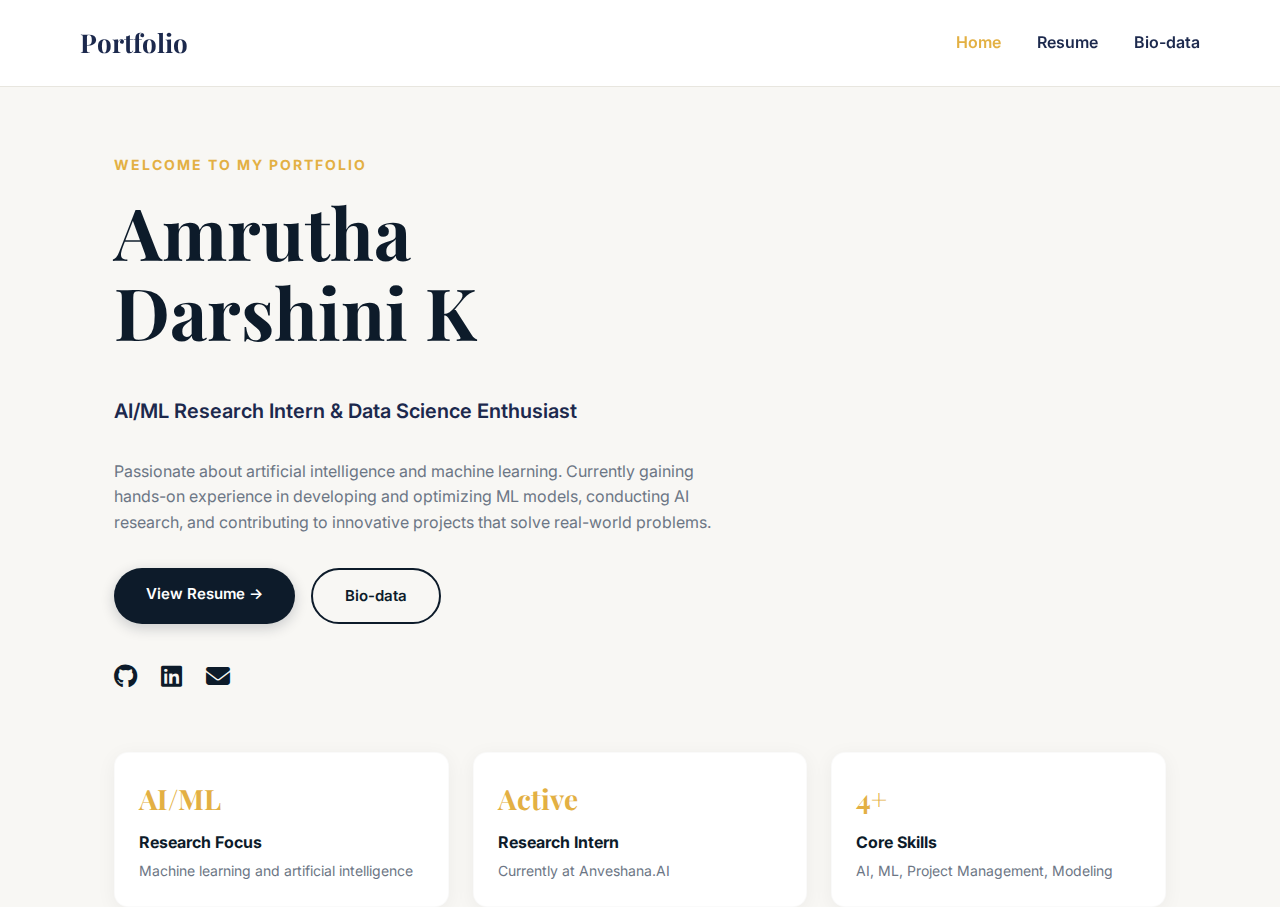
<file: index.html>
<!DOCTYPE html>
<html lang="en">
<head>
    <meta charset="UTF-8">
    <meta name="viewport" content="width=device-width, initial-scale=1.0">
    <title>Portfolio | Amrutha Darshini K</title>
    <link rel="stylesheet" href="style.css">
    <link href="https://cdnjs.cloudflare.com/ajax/libs/font-awesome/6.5.0/css/all.min.css" rel="stylesheet">
    <link href="https://fonts.googleapis.com/css2?family=Inter:wght@300;400;500;600&family=Playfair+Display:wght@500;600;700&display=swap" rel="stylesheet">
</head>

<body>

<header>
    <nav class="navbar">
        <div class="logo">Portfolio</div>
        <ul class="nav-links">
            <li><a href="index.html" class="active">Home</a></li>
            <li><a href="resume.html">Resume</a></li>
            <li><a href="biodata.html">Bio-data</a></li>
        </ul>
    </nav>
</header>

<section class="hero">

    <p class="welcome">WELCOME TO MY PORTFOLIO</p>

    <h1 class="name">Amrutha<br>Darshini K</h1>

    <p class="role">AI/ML Research Intern & Data Science Enthusiast</p>

    <p class="desc">
        Passionate about artificial intelligence and machine learning. Currently gaining 
        hands-on experience in developing and optimizing ML models, conducting AI 
        research, and contributing to innovative projects that solve real-world problems.
    </p>

    <div class="buttons">
        <a href="resume.html" class="btn primary">View Resume →</a>
        <a href="biodata.html" class="btn outline">Bio-data</a>
    </div>

    <div class="icons">
        <a href="https://github.com/amrutha9104"><i class="fab fa-github"></i></a>
        <a href="https://www.linkedin.com/in/amrutha-darshini-9a51a82b1/"><i class="fab fa-linkedin"></i></a>
        <a href="#"><i class="fas fa-envelope"></i></a>
    </div>

</section>

<section class="stats">

    <div class="stat-card">
        <h3 class="stat-title gold">AI/ML</h3>
        <p class="stat-sub">Research Focus</p>
        <p class="stat-desc">Machine learning and artificial intelligence</p>
    </div>

    <div class="stat-card">
        <h3 class="stat-title gold">Active</h3>
        <p class="stat-sub">Research Intern</p>
        <p class="stat-desc">Currently at Anveshana.AI</p>
    </div>

    <div class="stat-card">
        <h3 class="stat-title gold">4+</h3>
        <p class="stat-sub">Core Skills</p>
        <p class="stat-desc">AI, ML, Project Management, Modeling</p>
    </div>

</section>

<script src="script.js"></script>
</body>
</html>
</file>
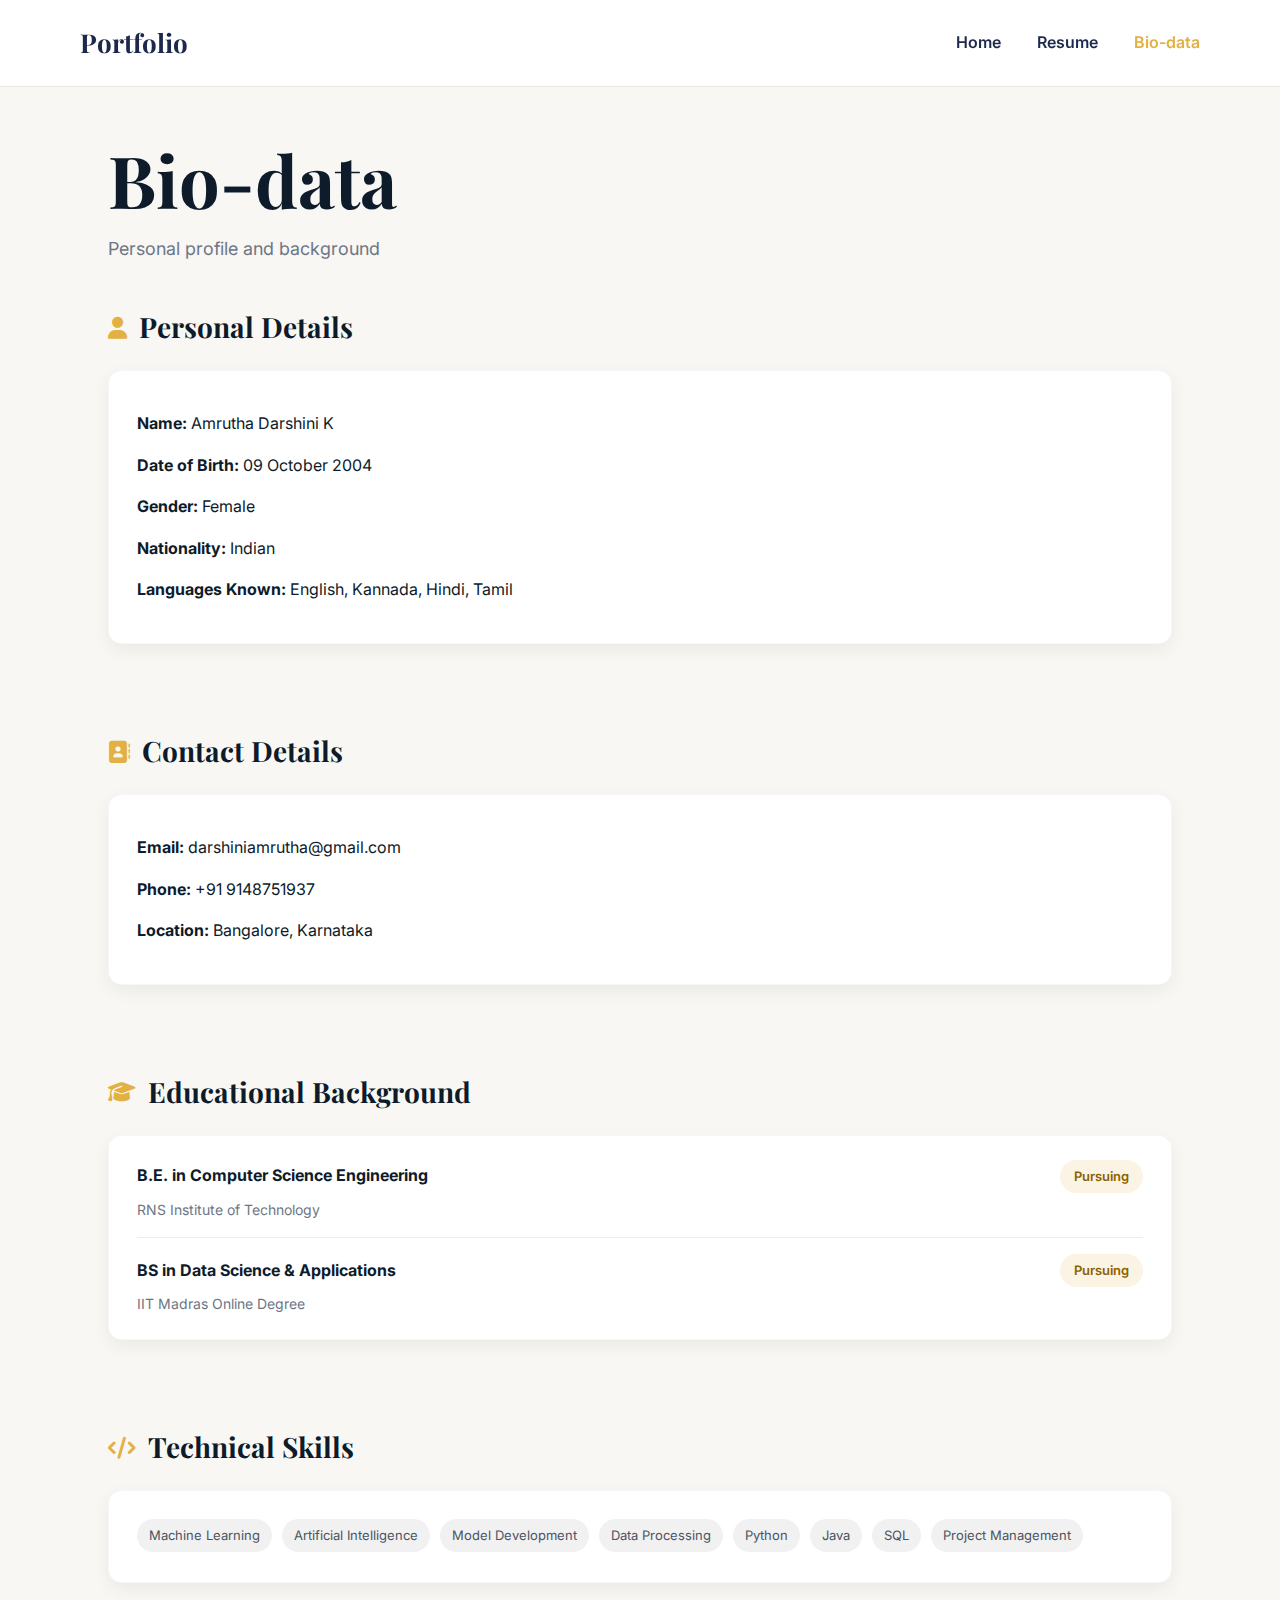
<file: biodata.html>
<!DOCTYPE html>
<html lang="en">
<head>
    <meta charset="UTF-8">
    <meta name="viewport" content="width=device-width, initial-scale=1.0">
    <title>Bio-data | Amrutha Darshini K</title>
    <link rel="stylesheet" href="style.css">
    <link href="https://cdnjs.cloudflare.com/ajax/libs/font-awesome/6.5.0/css/all.min.css" rel="stylesheet">
    <link href="https://fonts.googleapis.com/css2?family=Inter:wght@300;400;500;600&family=Playfair+Display:wght@500;600;700&display=swap" rel="stylesheet">
</head>

<body class="biodata-page">

    <header>
        <nav class="navbar">
            <div class="logo">Portfolio</div>
            <ul class="nav-links">
                <li><a href="index.html">Home</a></li>
                <li><a href="resume.html">Resume</a></li>
                <li><a class="active" href="biodata.html">Bio-data</a></li>
            </ul>
        </nav>
    </header>

    <section class="page-header">
        <h1 class="page-title">Bio-data</h1>
        <p class="page-subtitle">Personal profile and background</p>
    </section>

    <section class="section">
        <h2 class="section-title"><i class="fa-solid fa-user icon"></i> Personal Details</h2>
        <div class="card">
            <p><strong>Name:</strong> Amrutha Darshini K</p>
            <p><strong>Date of Birth:</strong> 09 October 2004</p>
            <p><strong>Gender:</strong> Female</p>
            <p><strong>Nationality:</strong> Indian</p>
            <p><strong>Languages Known:</strong> English, Kannada, Hindi, Tamil</p>
        </div>
    </section>

    <section class="section">
        <h2 class="section-title"><i class="fa-solid fa-address-book icon"></i> Contact Details</h2>
        <div class="card">
            <p><strong>Email:</strong> darshiniamrutha@gmail.com</p>
            <p><strong>Phone:</strong> +91 9148751937</p>
            <p><strong>Location:</strong> Bangalore, Karnataka</p>
        </div>
    </section>

    <section class="section">
        <h2 class="section-title"><i class="fa-solid fa-graduation-cap icon"></i> Educational Background</h2>
        <div class="card">
            <div class="edu-row">
                <h3 class="edu-title">B.E. in Computer Science Engineering</h3>
                <span class="tag">Pursuing</span>
            </div>
            <p class="edu-sub">RNS Institute of Technology</p>
            
            <hr style="border: 0; border-top: 1px solid #eee; margin: 16px 0;">

            <div class="edu-row">
                <h3 class="edu-title">BS in Data Science & Applications</h3>
                <span class="tag">Pursuing</span>
            </div>
            <p class="edu-sub">IIT Madras Online Degree</p>
        </div>
    </section>

    <section class="section">
        <h2 class="section-title"><i class="fa-solid fa-code icon"></i> Technical Skills</h2>
        <div class="card">
            <div class="chips">
                <span>Machine Learning</span>
                <span>Artificial Intelligence</span>
                <span>Model Development</span>
                <span>Data Processing</span>
                <span>Python</span>
                <span>Java</span>
                <span>SQL</span>
                <span>Project Management</span>
            </div>
        </div>
    </section>

    <script src="script.js"></script>
</body>
</html>
</file>
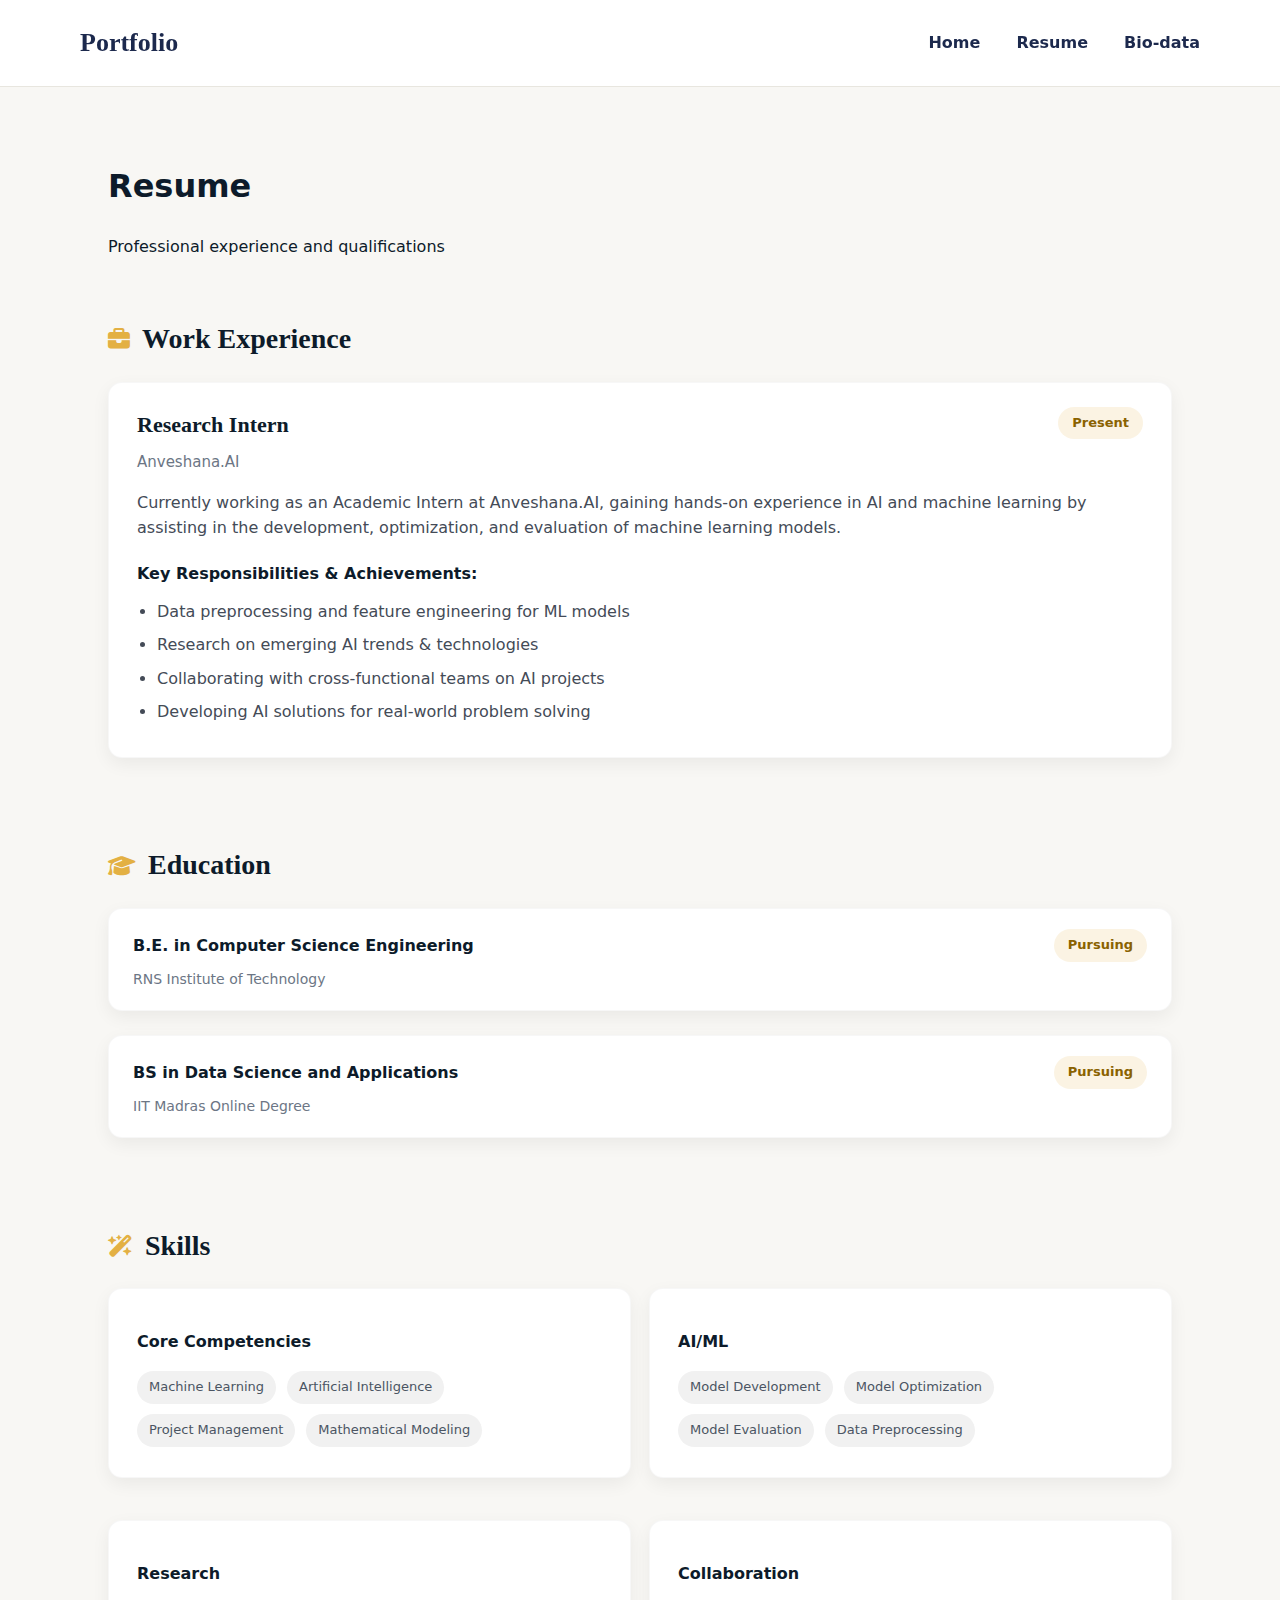
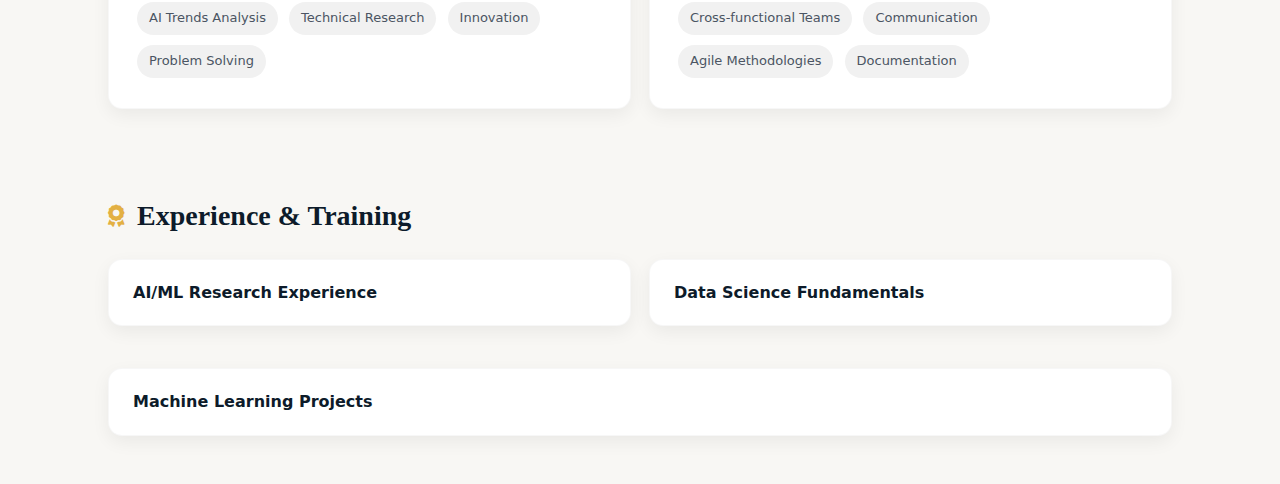
<file: resume.html>
<!DOCTYPE html>
<html lang="en">
<head>
    <meta charset="UTF-8">
    <meta name="viewport" content="width=device-width, initial-scale=1.0">
    <title>Resume – Amrutha Darshini K</title>
    <link rel="stylesheet" href="style.css">
    <link href="https://cdnjs.cloudflare.com/ajax/libs/font-awesome/6.5.0/css/all.min.css" rel="stylesheet">
</head>

<body class="resume-page">

<!-- NAVBAR -->
<header>
    <nav class="navbar">
        <div class="logo">Portfolio</div>
        <ul class="nav-links">
            <li><a href="index.html">Home</a></li>
            <li><a href="resume.html">Resume</a></li>
            <li><a href="biodata.html">Bio-data</a></li>
        </ul>
    </nav>
</header>

<section class="page-header">
    <h1 class="title">Resume</h1>
    <p class="subtitle">Professional experience and qualifications</p>
</section>


<!-- WORK EXPERIENCE -->
<section class="section">
    <h2 class="section-title"><i class="fa-solid fa-briefcase icon"></i> Work Experience</h2>

    <div class="card">
        <div class="card-header">
            <h3 class="job-title">Research Intern</h3>
            <span class="tag">Present</span>
        </div>

        <p class="company">Anveshana.AI</p>

        <p class="description">
            Currently working as an Academic Intern at Anveshana.AI, gaining hands-on experience in AI 
            and machine learning by assisting in the development, optimization, and evaluation of 
            machine learning models.
        </p>

        <h4 class="subheading">Key Responsibilities & Achievements:</h4>
        <ul class="list">
            <li>Data preprocessing and feature engineering for ML models</li>
            <li>Research on emerging AI trends & technologies</li>
            <li>Collaborating with cross-functional teams on AI projects</li>
            <li>Developing AI solutions for real-world problem solving</li>
        </ul>
    </div>
</section>


<!-- EDUCATION -->
<section class="section">
    <h2 class="section-title"><i class="fa-solid fa-graduation-cap icon"></i> Education</h2>

    <div class="card small-card">
        <div class="edu-row">
            <h3 class="edu-title">B.E. in Computer Science Engineering</h3>
            <span class="tag">Pursuing</span>
        </div>
        <p class="edu-sub">RNS Institute of Technology</p>
    </div>

    <div class="card small-card">
        <div class="edu-row">
            <h3 class="edu-title">BS in Data Science and Applications</h3>
            <span class="tag">Pursuing</span>
        </div>
        <p class="edu-sub">IIT Madras Online Degree</p>
    </div>
</section>


<!-- SKILLS -->
<section class="section">
    <h2 class="section-title"><i class="fa-solid fa-wand-magic-sparkles icon"></i> Skills</h2>

    <div class="skills-grid">

        <div class="card skill-card">
            <h3 class="skill-title">Core Competencies</h3>
            <div class="chips">
                <span>Machine Learning</span>
                <span>Artificial Intelligence</span>
                <span>Project Management</span>
                <span>Mathematical Modeling</span>
            </div>
        </div>

        <div class="card skill-card">
            <h3 class="skill-title">AI/ML</h3>
            <div class="chips">
                <span>Model Development</span>
                <span>Model Optimization</span>
                <span>Model Evaluation</span>
                <span>Data Preprocessing</span>
            </div>
        </div>

        <div class="card skill-card">
            <h3 class="skill-title">Research</h3>
            <div class="chips">
                <span>AI Trends Analysis</span>
                <span>Technical Research</span>
                <span>Innovation</span>
                <span>Problem Solving</span>
            </div>
        </div>

        <div class="card skill-card">
            <h3 class="skill-title">Collaboration</h3>
            <div class="chips">
                <span>Cross-functional Teams</span>
                <span>Communication</span>
                <span>Agile Methodologies</span>
                <span>Documentation</span>
            </div>
        </div>
    </div>
</section>


<!-- TRAINING -->
<section class="section">
    <h2 class="section-title"><i class="fa-solid fa-award icon"></i> Experience & Training</h2>

    <div class="training-grid">

        <div class="card small-card">
            <p class="training-title">AI/ML Research Experience</p>
        </div>

        <div class="card small-card">
            <p class="training-title">Data Science Fundamentals</p>
        </div>

        <div class="card small-card full-width">
            <p class="training-title">Machine Learning Projects</p>
        </div>

    </div>
</section>

</body>
</html>
</file>
<file: style.css>
/* style.css - Updated Spacing & Fonts */

:root{
  --navy: #0d1b2a;
  --muted-navy: #1c294d;
  --gold: #e3b043;
  --muted-gray: #6c7685;
  --soft-bg: #f8f7f4;
  --card-bg: #ffffff;
  --shadow: rgba(0,0,0,0.06);
  --radius-lg: 14px;
  --max-width: 1100px;
}

/* Global reset + base */
* { box-sizing: border-box; }
html,body { height:100%; }
body {
  margin: 0;
  font-family: "Inter", system-ui, -apple-system, sans-serif;
  color: var(--navy);
  background: var(--soft-bg);
  padding-top: 80px; /* Space for fixed navbar */
  line-height: 1.6;
}

/* ---------- NAVBAR ---------- */
.navbar{
  position: fixed;
  top: 0; left: 0; right: 0;
  display:flex;
  align-items:center;
  justify-content:space-between;
  padding: 22px 80px;
  background: rgba(255,255,255,0.95);
  backdrop-filter: blur(6px);
  border-bottom: 1px solid #e8e6df;
  z-index: 1000;
}

.navbar .logo {
  font-family: "Playfair Display", serif;
  font-size: 26px;
  color: var(--muted-navy);
  font-weight: 700;
}

.nav-links {
  list-style: none;
  margin: 0;
  padding: 0;
  display:flex;
  gap: 36px;
}

.nav-links a {
  color: var(--muted-navy);
  text-decoration: none;
  font-weight: 600;
  font-size: 16px;
  transition: color 0.2s;
}
.nav-links a:hover, .nav-links a.active { color: var(--gold); }

/* ---------- HERO SECTION (HOME) ---------- */
.hero {
    max-width: var(--max-width);
    margin: 0 auto;
    padding: 60px 24px 40px;
    min-height: 60vh;
    display: flex;
    flex-direction: column;
    justify-content: center;
}

.welcome {
    color: var(--gold);
    font-weight: 700;
    font-size: 14px;
    letter-spacing: 2px;
    text-transform: uppercase;
    margin-bottom: 16px;
}

.name {
    font-family: "Playfair Display", serif;
    font-size: clamp(40px, 8vw, 72px);
    line-height: 1.1;
    color: var(--navy);
    margin: 0 0 24px 0;
}

.role {
    font-size: 20px;
    color: var(--muted-navy);
    font-weight: 600;
    margin-bottom: 16px;
}

.desc {
    font-size: 16px;
    color: var(--muted-gray);
    max-width: 600px;
    margin-bottom: 32px;
}

/* Buttons */
.buttons { display: flex; gap: 16px; margin-bottom: 40px; }

.btn {
    display: inline-block;
    padding: 14px 32px;
    border-radius: 50px;
    text-decoration: none;
    font-weight: 600;
    font-size: 15px;
    transition: all 0.3s ease;
}

.btn.primary {
    background-color: var(--navy);
    color: #fff;
    box-shadow: 0 4px 14px rgba(13, 27, 42, 0.2);
}
.btn.primary:hover { background-color: var(--muted-navy); transform: translateY(-2px); }

.btn.outline {
    background-color: transparent;
    border: 2px solid var(--navy);
    color: var(--navy);
}
.btn.outline:hover { background-color: var(--navy); color: #fff; }

/* Icons */
.icons { display: flex; gap: 24px; align-items: center; }
.icons i { font-size: 24px; color: var(--navy); transition: 0.3s; cursor: pointer; }
.icons i:hover { color: var(--gold); transform: scale(1.1); }

/* ---------- STATS SECTION (Home Bottom) ---------- */
.stats {
    max-width: var(--max-width);
    margin: 20px auto 120px; 
    padding: 0 24px;
    display: grid;
    grid-template-columns: repeat(3, 1fr);
    gap: 24px;
}

.stat-card {
    background: #ffffff;
    padding: 24px;
    border-radius: var(--radius-lg);
    box-shadow: 0 4px 20px rgba(0,0,0,0.05);
    border: 1px solid rgba(0,0,0,0.02);
    transition: transform 0.3s;
}
.stat-card:hover { transform: translateY(-5px); }

.stat-title { font-size: 28px; margin: 0 0 8px 0; font-family: "Playfair Display", serif; }
.stat-title.gold { color: var(--gold); }
.stat-sub { font-weight: 700; color: var(--navy); margin: 0 0 4px 0; }
.stat-desc { font-size: 14px; color: var(--muted-gray); margin: 0; }

/* ---------- RESUME / BIO PAGES STYLING ---------- */
.page-header { 
    max-width: var(--max-width); 
    margin: 36px auto 0; /* Reduced bottom margin */
    padding: 24px 18px 4px; /* Reduced bottom padding */
}

.page-title { 
    font-family: "Playfair Display", serif; 
    /* Font size now matches Home Page */
    font-size: clamp(40px, 8vw, 72px); 
    line-height: 1.1;
    font-weight: 700;
    color: var(--navy); 
    margin: 0 0 16px 0; 
}

.page-subtitle { color: var(--muted-gray); font-size: 18px; margin: 0; }

.section { 
    max-width: var(--max-width); 
    margin: 4px auto; /* Tighter margin between sections */
    padding: 10px 18px 24px; /* Tighter padding inside sections */
}

.section-title { 
    font-family: "Playfair Display", serif; 
    font-size: 28px; 
    color: var(--navy); 
    margin-bottom: 20px; 
    display:flex; 
    align-items:center; 
    gap:12px; 
}
.section-title .icon { color: var(--gold); font-size: 22px; }

/* Resume Cards Layout */
.card {
  background: var(--card-bg);
  padding: 24px 28px; 
  border-radius: var(--radius-lg);
  box-shadow: 0 6px 18px var(--shadow);
  border: 1px solid rgba(10,10,10,0.03);
  margin-bottom: 24px;
}

/* Card Header: Flexbox for Title and Date Tag */
.card-header {
  display: flex;
  justify-content: space-between;
  align-items: flex-start;
  margin-bottom: 8px;
}

.job-title {
  font-family: "Playfair Display", serif;
  font-size: 22px;
  color: var(--navy);
  font-weight: 700;
  margin: 0;
}

.tag {
  background: rgba(227,176,67,0.15); 
  color: #8a6200;
  padding: 6px 14px;
  border-radius: 20px;
  font-weight: 600;
  font-size: 13px;
  white-space: nowrap;
}

.company {
  color: var(--muted-gray);
  font-size: 15px;
  font-weight: 500;
  margin-top: 4px;
  margin-bottom: 16px;
}

.description { margin-bottom: 20px; color: #444b57; }
.subheading { margin-top: 20px; font-weight: 700; color: var(--navy); font-size: 16px; margin-bottom: 12px; }

.list { margin: 0; padding-left: 20px; color: #444b57; }
.list li { margin-bottom: 8px; }

/* Education Layout */
.small-card { padding: 20px 24px; }
.edu-row { display: flex; justify-content: space-between; align-items: center; margin-bottom: 6px; }
.edu-title { font-weight: 700; color: var(--navy); margin: 0; font-size: 16px; }
.edu-sub { color: var(--muted-gray); margin: 0; font-size: 14px; }

/* Training & Skills Grids */
.training-grid, .skills-grid {
    display: grid;
    grid-template-columns: repeat(2, 1fr);
    gap: 18px;
}

.training-title { font-weight: 600; color: var(--navy); margin: 0; }
.skill-title { font-size: 16px; font-weight: 700; margin-bottom: 12px; color: var(--navy); }

/* Skill chips */
.chips span {
  display: inline-block;
  background: #f1f1f1;
  padding: 6px 12px;
  border-radius: 20px;
  margin: 4px 6px 6px 0;
  color: #4b5563;
  font-size: 13px;
}

.full-width { grid-column: 1 / -1; }

/* Mobile */
@media (max-width: 768px) {
    .navbar { padding: 18px 20px; }
    .hero { text-align: center; }
    .stats, .skills-grid, .training-grid { grid-template-columns: 1fr; }
    .buttons, .icons { justify-content: center; }
    .nav-links { gap: 20px; }
    .page-title { font-size: 32px; }
    .card-header { flex-direction: column; gap: 8px; }
}
</file>
